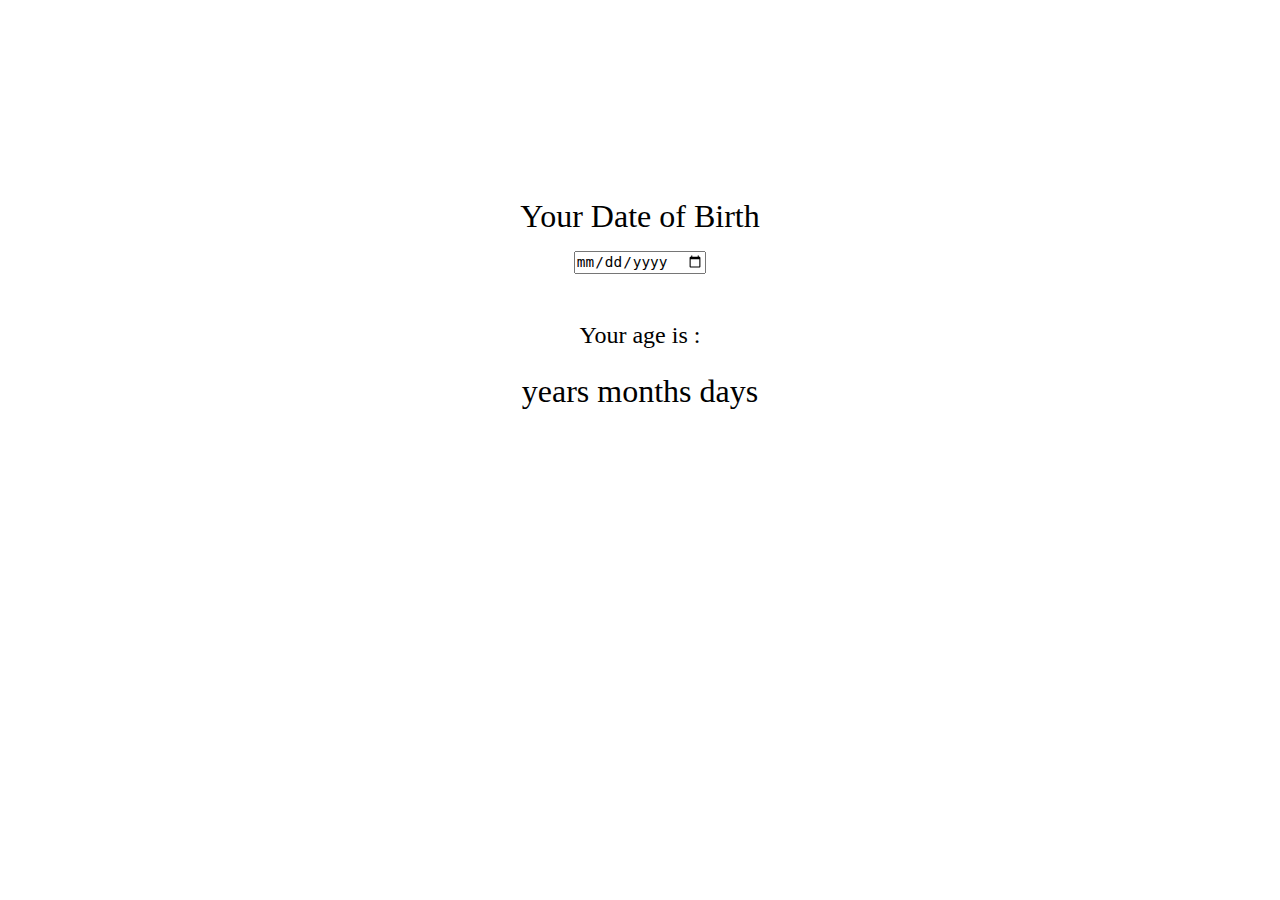
<file: Age-Calculator/index.html>
<!DOCTYPE html>
<html lang="en">
<head>
    <meta charset="UTF-8">
    <meta http-equiv="X-UA-Compatible" content="IE=edge">
    <meta name="viewport" content="width=device-width, initial-scale=1.0">
    <title>Age Calculator</title>
    <link rel="stylesheet" href="style.css">
</head>
<body>
    <div class="container">
        <label for="dob">Your Date of Birth</label>
        <input type="date" class="dob_name" id="dob">
        <p class="desc">Your age is :</p>
        <p class="age">
            <span id="years"></span> years
            <span id="months"></span> months
            <span id="days"></span> days
        </p>
        <p id="error">Welcome Time Traveler 🔮</p>
    </div>


    <script src="app.js"></script>
</body>
</html>
</file>
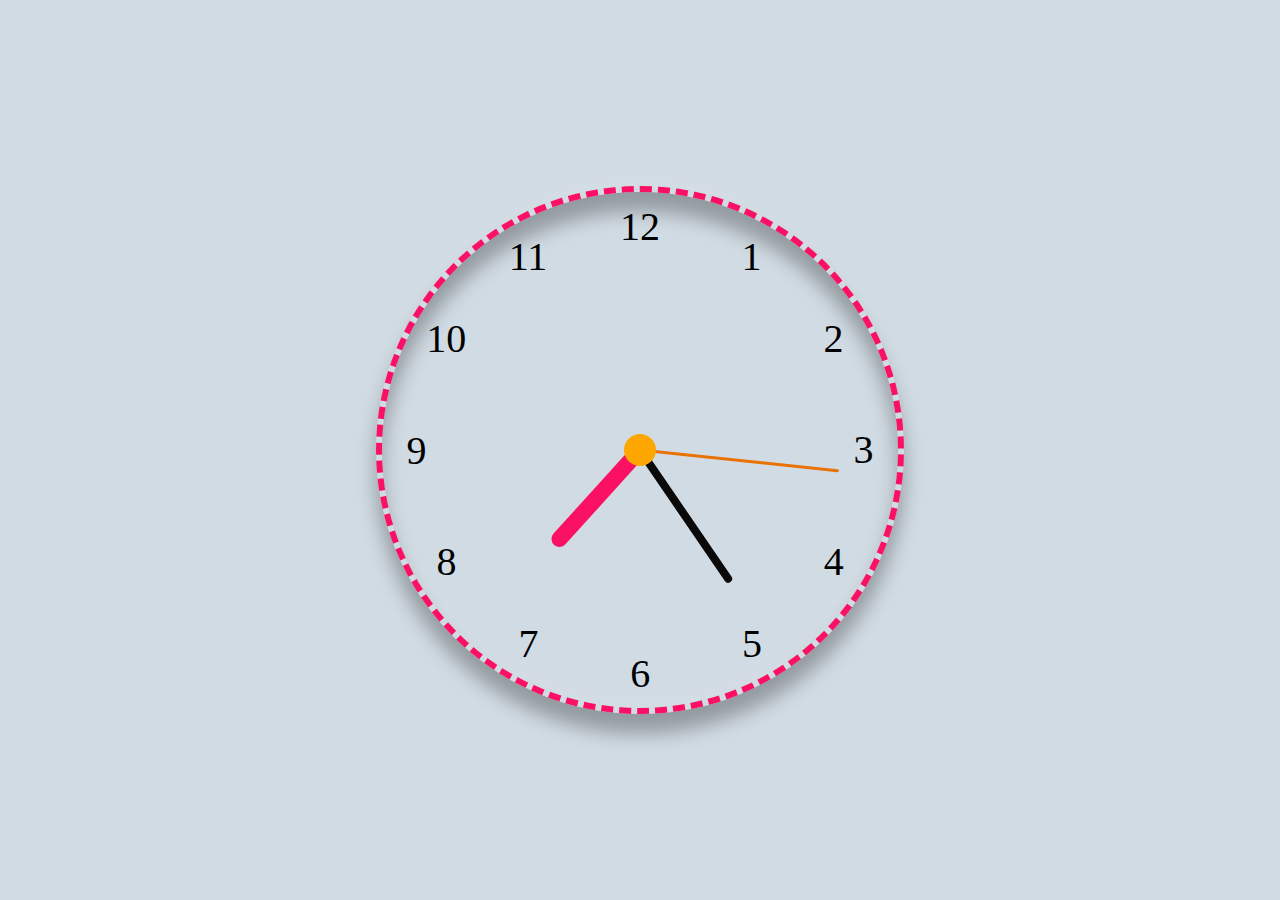
<file: Analog-Clock/index.html>
<!DOCTYPE html>
<html lang="en">
<head>
    <meta charset="UTF-8">
    <meta http-equiv="X-UA-Compatible" content="IE=edge">
    <meta name="viewport" content="width=device-width, initial-scale=1.0">
    <title>Analog Clock</title>
    <link rel="stylesheet" href="style.css">
</head>
<body>
    <div class="container">
        <div class="hand hour"></div>
        <div class="hand minute"></div>
        <div class="hand second"></div>

        <div class="number number1">
            <div class="undo">1</div>
        </div>
        <div class="number number2">
            <div class="undo">2</div>
        </div>
        <div class="number number3">
            <div class="undo">3</div>
        </div>
        <div class="number number4">
            <div class="undo">4</div>
        </div>
        <div class="number number5">
            <div class="undo">5</div>
        </div>
        <div class="number number6">
            <div class="undo">6</div>
        </div>
        <div class="number number7">
            <div class="undo">7</div>
        </div>
        <div class="number number8">
            <div class="undo">8</div>
        </div>
        <div class="number number9">
            <div class="undo">9</div>
        </div>
        <div class="number number10">
            <div class="undo">10</div>
        </div>
        <div class="number number11">
            <div class="undo">11</div>
        </div>
        <div class="number number12">12</div>
    </div>

    <script src="app.js"></script>
</body>
</html>
</file>
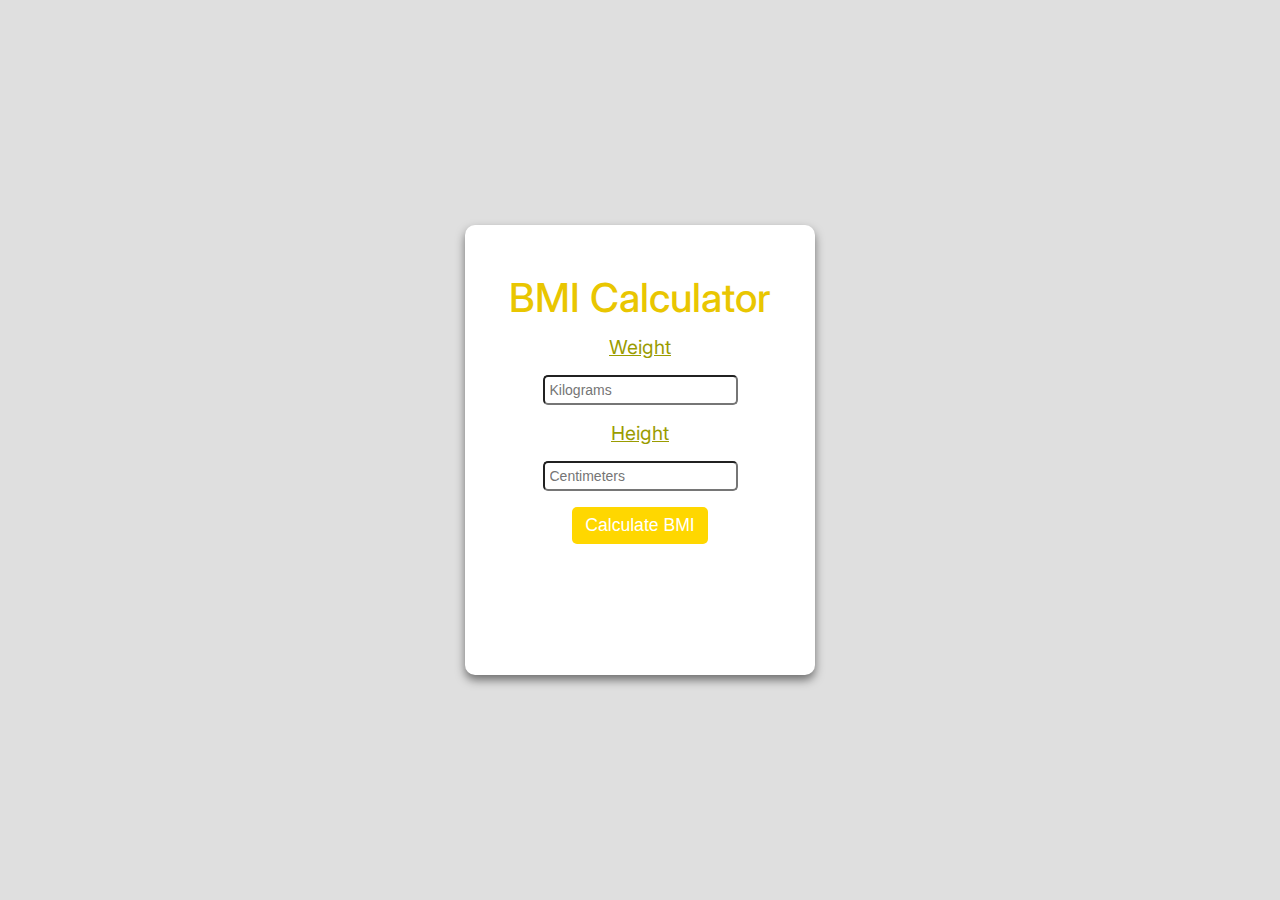
<file: BMI-Calculator/index.html>
<!DOCTYPE html>
<html lang="en">
<head>
    <meta charset="UTF-8">
    <meta http-equiv="X-UA-Compatible" content="IE=edge">
    <meta name="viewport" content="width=device-width, initial-scale=1.0">
    <title>BMI Calculator</title>
    <link rel="stylesheet" href="style.css">
</head>
<body>
    <div class="container">
        <h1>BMI Calculator</h1>
        <form >
            <label for="weight">Weight</label><br>
            <input type="number" id="weight" placeholder="Kilograms"><br>
            <label for="height">Height</label><br>
            <input type="number" id="height" placeholder="Centimeters">
        </form>
        <button class="btn" onclick="calculateBMI()">Calculate BMI</button>
        <div class="BMI-container">
            <p class="BMI-result"></p>
        </div>
        <p class="type"></p>
    </div>
    <script src="./app.js"></script>
</body>
</html>
</file>
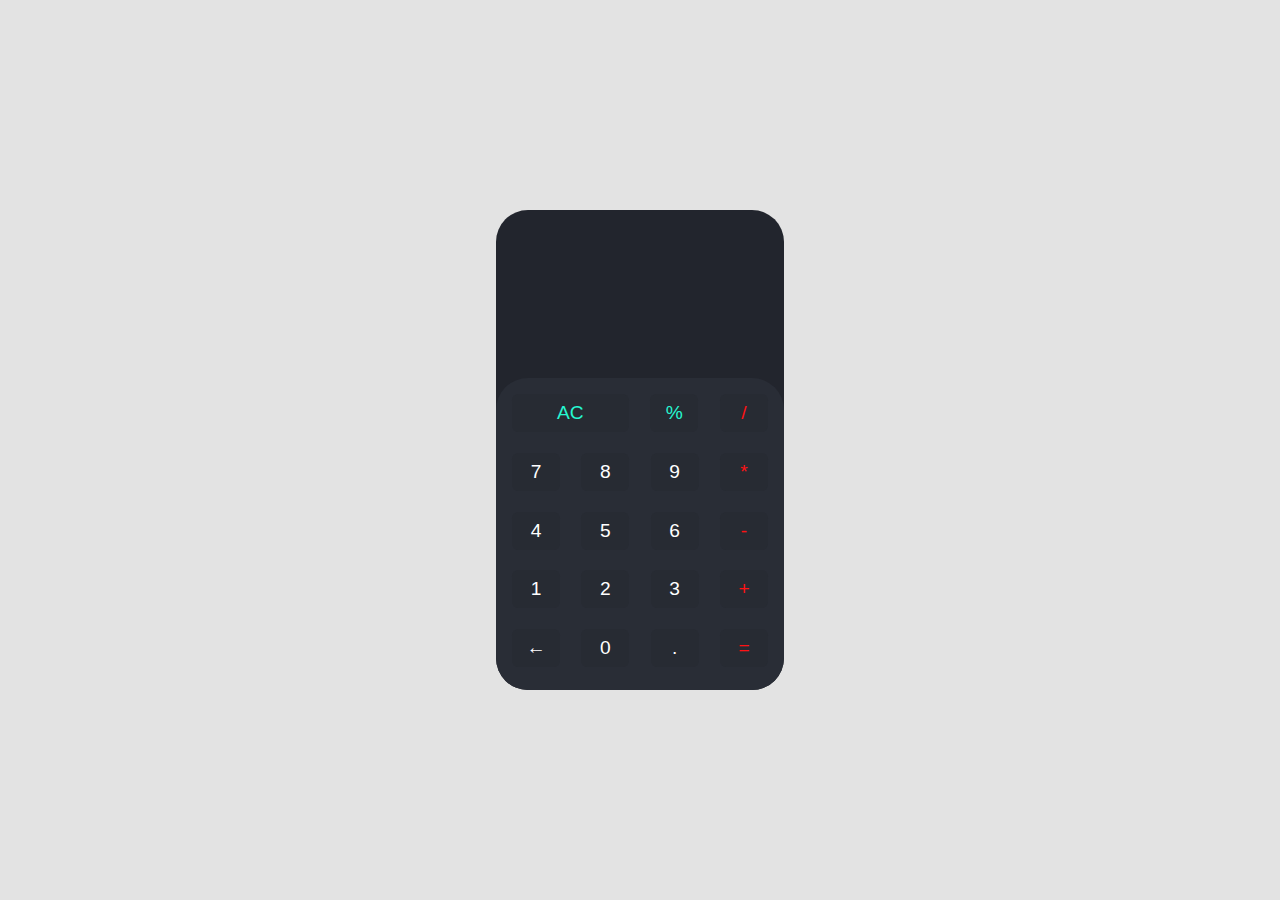
<file: Calculator/index.html>
<!DOCTYPE html>
<html lang="en">
<head>
    <meta charset="UTF-8">
    <meta http-equiv="X-UA-Compatible" content="IE=edge">
    <meta name="viewport" content="width=device-width, initial-scale=1.0">
    <title>Calculator</title>
    <link rel="stylesheet" href="style.css">
</head>
<body>
    <div class="container">
        <div class="display">
            <p data-calc class="calc"></p>
            <p data-result class="result"></p>
        </div>
        <div class="btn-controls">
            <div class="btn-row">
                <button data-operation="all-clear" class="btn-green clear btn">AC</button>
                <button data-operation="percentage" class="btn-green btn">%</button>
                <button data-operation="divide" class="btn-red btn">/</button>
            </div>
            <div class="btn-row">
                <button data-number class="btn">7</button>
                <button data-number class="btn">8</button>
                <button data-number class="btn">9</button>
                <button data-operation="multiply" class="btn-red btn">*</button>
            </div>
            <div class="btn-row">
                <button data-number class="btn">4</button>
                <button data-number class="btn">5</button>
                <button data-number class="btn">6</button>
                <button data-operation="minus" class="btn-red btn">-</button>
            </div>
            <div class="btn-row">
                <button data-number class="btn">1</button>
                <button data-number class="btn">2</button>
                <button data-number class="btn">3</button>
                <button data-operation="plus" class="btn-red btn">+</button>
            </div>
            <div class="btn-row">
                <button data-operation="back" class="btn">←</button>
                <button data-number class="btn">0</button>
                <button data-number class="btn">.</button>
                <button data-operation="equal" class="btn-red btn">=</button>
            </div>
        </div>
    </div>

    <script src="./app.js"></script>
</body>
</html>
</file>
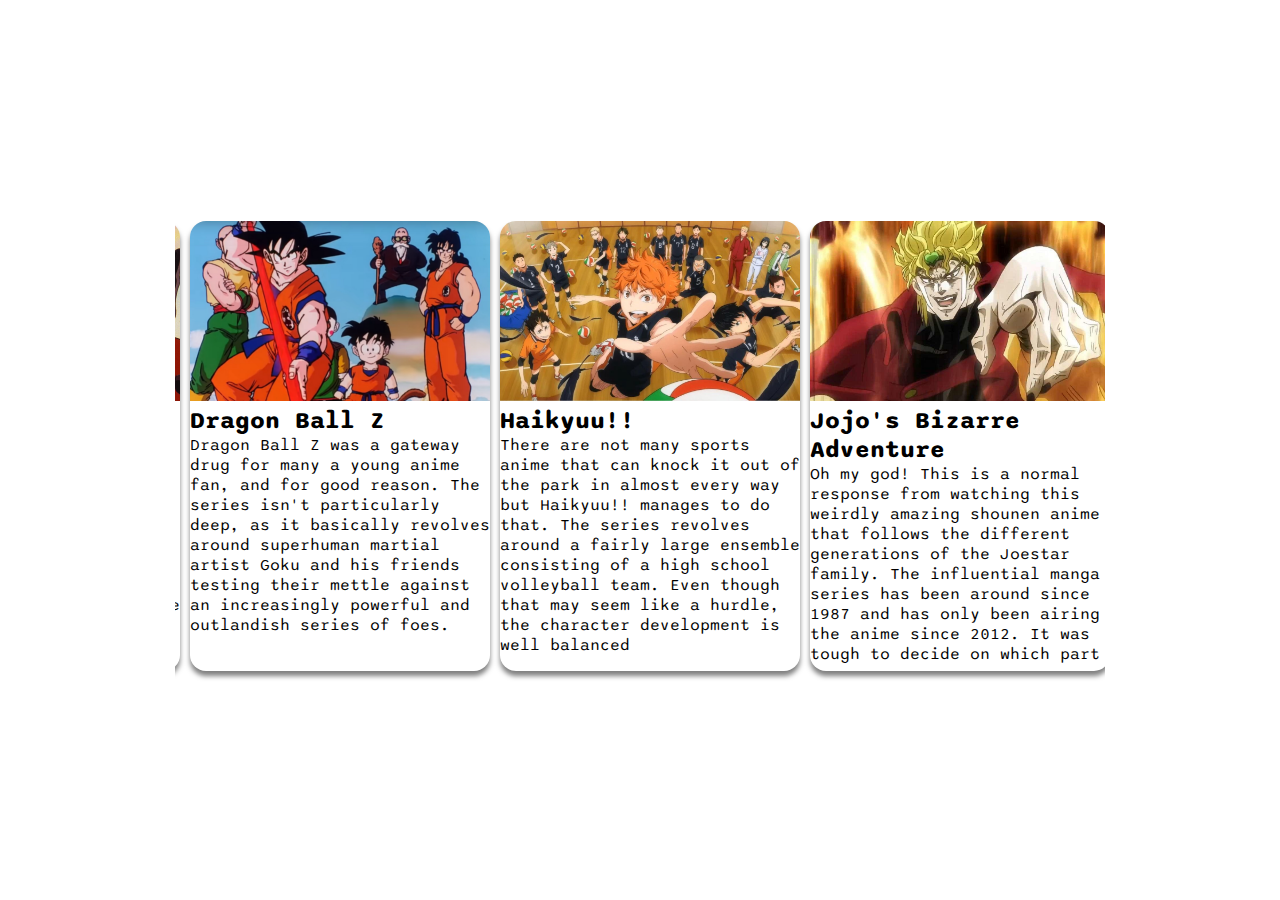
<file: Carousel/index.html>
<!DOCTYPE html>
<html lang="en">
<head>
    <meta charset="UTF-8">
    <meta http-equiv="X-UA-Compatible" content="IE=edge">
    <meta name="viewport" content="width=device-width, initial-scale=1.0">
    <title>Carousel slide</title>
    <link rel="stylesheet" href="style.css">
</head>
<body>
    <div class="container">
        <div class="slides">
            <div class="slide">
                <img src="img/dragon-ball-z.png" alt="">
                <h2>Dragon Ball Z</h2>
                <p>Dragon Ball Z was a gateway drug for many a young anime fan, and for good reason. The series isn't particularly deep, as it basically revolves around superhuman martial artist Goku and his friends testing their mettle against an increasingly powerful and outlandish series of foes. </p>
            </div>
            <div class="slide">
                <img src="img/haikyuu-1663869063445.jpeg" alt="">
                <h2>Haikyuu!!</h2>
                <p>There are not many sports anime that can knock it out of the park in almost every way but Haikyuu!! manages to do that. The series revolves around a fairly large ensemble consisting of a high school volleyball team. Even though that may seem like a hurdle, the character development is well balanced</p>
            </div>
            <div class="slide">
                <img src="img/jojo-dio-brando-cosplay-1241185-1663870114182.jpg" alt="">
                <h2>Jojo's Bizarre Adventure</h2>
                <p>Oh my god! This is a normal response from watching this weirdly amazing shounen anime that follows the different generations of the Joestar family. The influential manga series has been around since 1987 and has only been airing the anime since 2012. It was tough to decide on which part </p>
            </div>
            <div class="slide" >
                <img src="img/my-hero-academia-1574296568975-1663869878605.png" alt="">
                <h2>My Hero Academia</h2>
                <p>Superhero stories are a dime a dozen, but My Hero Academia offers a unique twist on the familiar genre by focusing on Izuku Midoriya, a hero who was born without powers (but is determined to save people regardless) in a world full of folks with abilities. Even after he earns the "quirk" he's always </p>
            </div>
            <div class="slide" id="5th-id">
                <img src="img/trigun-1663869114240.jpg" alt="">
                <h2>Trigun</h2>
                <p>Trigun is a classic late 90s sci-fi space Western taking place on a desert planet literally called, No Man's Land. The Protagonist, Vash the Stampede isn't your typical strong and stoic gunslinger. Rather he's a quirky goofy guy in an awesome red duster coat with a hyperactive pacifist streak.</p>
            </div>
        </div>
        <!-- <div class="slide-controls">
            <button class="prev-btn">&lt;</button>
            <button class="next-btn">&gt;</button>
        </div> -->
    </div>
    <script src="./app.js"></script>
</body>
</html>
</file>
<file: Age-Calculator/style.css>
* {
    margin: 0;
    padding: 0;
    box-sizing: border-box;
}

body {
    width: 100vw;
    display: flex;
    justify-content: center;
    align-items: center;
}

.container {
    width: 30rem;
    height: 40rem;
    display: flex;
    justify-content: center;
    flex-direction: column;
    align-items: center;
}

.container label {
    font-size: 2rem;
    margin-bottom: 1rem;
}

.container .dob_name {
    font-size: 0.9rem;
    margin-bottom: 3rem;
}
.container .desc {
    font-size: 1.5rem;
    margin-bottom: 1.5rem;
}

.container .age {
    font-size: 2rem;
    margin-bottom: 2rem;
}

#years, #months, #days {
    font-weight: bold;
}

.container #error {
    display: none;
    font-size: 3rem;
    text-align: center;
}
</file>
<file: Analog-Clock/style.css>
*{
    margin: 0;
    padding: 0;
    box-sizing: border-box;
}

body {
    background: #d1dbe3;
    min-height: 100vh;
    display: flex;
    justify-content: center;
    align-items: center;
}

.container {
    width: 33rem;
    height: 33rem;
    border: 0.4rem dashed #fb1163;
    position: relative;
    border-radius: 50%;
    box-shadow: 0 -1.2em 1.2em rgba(255, 255, 255, 0.06),
    inset 0 -1.2em 1.2em rgba(255, 255, 255, 0.06),
    0 1.2em 1.2em rgba(0, 0, 0, 0.3), inset 0 1.2em 1.2em rgba(0, 0, 0, 0.3);
}

.container .number {
    --rotateAngle: 0;
    position: absolute;
    width: 100%;
    height: 100%;
    text-align: center;
    transform: rotate(var(--rotateAngle));
    font-size: 2.5rem;
    padding: 0.7rem;
}
.container .number1 {
    --rotateAngle: 30deg;
}
.container .number2 {
    --rotateAngle: 60deg;
}
.container .number3 {
    --rotateAngle: 90deg;
}
.container .number4 {
    --rotateAngle: 120deg;
}
.container .number5 {
    --rotateAngle: 150deg;
}
.container .number6 {
    --rotateAngle: 180deg;
}
.container .number7 {
    --rotateAngle: 210deg;
}
.container .number8 {
    --rotateAngle: 240deg;
}
.container .number9 {
    --rotateAngle: 270deg;
}
.container .number10 {
    --rotateAngle: 300deg;
}
.container .number11 {
    --rotateAngle: 330deg;
}

.container .number .undo {
    --undoAngle: 0;
    transform: rotate(var(--undoAngle));
}


.container .number1 .undo{
    --undoAngle: -30deg;
}
.container .number2 .undo{
    --undoAngle: -60deg;
}
.container .number3 .undo{
    --undoAngle: -90deg;
}
.container .number4 .undo{
    --undoAngle: -120deg;
}
.container .number5 .undo{
    --undoAngle: -150deg;
}
.container .number6 .undo{
    --undoAngle: -180deg;
}
.container .number7 .undo{
    --undoAngle: -210deg;
}
.container .number8 .undo{
    --undoAngle: -240deg;
}
.container .number9 .undo{
    --undoAngle: -270deg;
}
.container .number10 .undo{
    --undoAngle: -300deg;
}
.container .number11 .undo{
    --undoAngle: -330deg;
}

.container .hand {
    background-color: black;
    width: 10px;
    height: 40px;
    position: absolute;
    bottom: 50%;
    left: 50%;
    /*transform: translateX(-50%); translate the object backwards 50% of its width*/
    transform-origin: bottom;
    z-index: 10; /*so that hand always comes on the top of numbers*/
    border-top-left-radius: 1rem;
    border-top-right-radius: 1rem;

} 

.container .hour {
    width: 1rem;
    height: 8rem;
    background-color: #fb1163;
}
.container .minute {
    width: 0.5rem;
    height: 10rem;
    background-color: #0a0a0a;
}
.container .second {
    width: 0.2rem;
    height: 12.5rem;
    background-color: #e97204;
}

.container::after {
    content: '';
    position: absolute;
    background: #fda700;
    width: 2rem;
    height: 2rem;
    border-radius: 50%;
    top: 50%;
    left: 50%;
    transform: translate(-50%, -50%);
    z-index: 11;
}
</file>
<file: BMI-Calculator/style.css>
@import url('https://fonts.googleapis.com/css2?family=Inter:wght@400;500;600;700&display=swap');


* {
    margin: 0;
    padding: 0;
    box-sizing: border-box;
}

body {
    font-family: 'Inter', sans-serif;
    height: 100vh;
    background-color: #dfdfdf;
    margin: 0 auto;
    display: flex;
    justify-content: center;
    align-items: center;

}

.container {
    width: 350px;
    height: 450px;
    display: flex;
    text-align: center;
    /* justify-content: center; */
    align-items: center;
    flex-direction: column;
    border-radius: 10px;
    background-color: #fff;
    box-shadow: 0 5px 10px rgba(0, 0, 0, 0.5);
    padding: 3rem 0;
}

.container h1 {
    font-size: 2.5rem;
    font-weight: 500;
    color: #e9c601;
    padding-bottom: 0.8rem;
}

.container form label{
    font-size: 1.2rem;
    color: #9a9c00;
    text-decoration: underline;
}

.container form input{
    padding: 5px;
    font-size: 14px;
    margin: 1rem 0;

    border-radius: 5px;
}
.container form input:focus{
    outline-style: outset;
    outline-color: #e9c601;
}

.btn {
    font-size: 1.1rem;
    padding: 0.5rem 0.8rem;
    background-color: #ffd700;
    color: #fff;
    border: none;
    outline: none;
    border-radius: 5px;
    transition: 0.4s ease-out;
    cursor: pointer;
    margin-bottom: 1rem;
}

.btn:hover {
    box-shadow: 0 2px 5px 0 rgb(233, 195, 25);
    background-color: #fde037;
    color: #b9b9b9;
}

.BMI-container p {
    margin-top: 0.5rem;
    font-size: 1.2rem;
    font-weight: 600;
}

.type {
    font-size: 1rem ;
    font-weight: 600;
    margin-top: 1rem;
}
</file>
<file: Calculator/style.css>
* {
    margin: 0;
    padding: 0;
    box-sizing: border-box;
}

:root {
    --bg : #22252d;
    --btn-bg : #272b33;
    --btn-green : #26f7d1;
    --btn-red : #ff1214;
    --controls-bg : #292d36;
}

body {
    min-height: 100vh;
    background-color: #e3e3e3;

    display: flex;
    justify-content: center;
    align-items: center;
    font-size: 14px;
}

.container {
    width: 18rem;
    height: 30rem;
    background: var(--bg);
    border-radius: 2rem;
}

.display {
    height: 35%;
    width: 100%;
    color: #fff;
    display: flex;
    justify-content: end;
    align-items: end;
    flex-direction: column;
    padding: 2rem;
    letter-spacing: 1.5px;
}

.calc {
    font-size: 1.2rem;
}

.result {
    font-size: 2rem;
    word-break: break-all;
    word-wrap: break-word;
}

.btn-controls {
    height: 65%;
    border-radius: 2rem;
    background-color: var(--controls-bg);
    padding: 1rem;
}

.btn-row {
    display: flex;
    justify-content: space-between;
}

button {
    background-color: var(--btn-bg);
    border: none;
    border-radius: 0.4rem;
    color: #fff;
    cursor: pointer;
    width: 3rem;
    font-size: 1.2rem;
    padding: .5rem;
    margin-bottom: 1.3rem;
    transition: background-color 0.4s ease;
}

button:hover,
button:active {
    background-color: var(--bg);
}

.btn-green {
    color: var(--btn-green);
}

.btn-green.clear {
    width: 7.3rem;
}

.btn-red {
    color: var(--btn-red);
}
</file>
<file: Carousel/style.css>
@import url('https://fonts.googleapis.com/css2?family=Rubik+Iso&family=Sono:wght@400;500;600&display=swap');

* {
    margin: 0;
    padding: 0;
    box-sizing: border-box;
}

body {
    font-family: 'Sono', sans-serif;
    height: 100vh;

    display: flex;
    justify-content: center;
    align-items: center;
    
}

.container {
    width: 930px;
    height: 500px;
    margin: 0 auto;
    position: relative;
    overflow: hidden;
}

.slides {
    width: 100%;
    display: flex;
    justify-content: space-between;
    padding: 1rem 0;
    
}

.slide {
    min-width: 300px;
    height: 450px;
    margin: 5px;
    background: #ffffff;
    border-radius: 1rem;
    box-shadow: 0 5px 5px rgba(0, 0, 0, 0.5);
    position: relative;
}

img {
    width: 100%;
    height: 180px;
    object-fit: cover;
    border-top-right-radius: inherit; border-top-left-radius: inherit;
}

.slide-controls {
    width: 100%;
    position: absolute;
    top: 50%;
    transform: translateY(-50%);
    display: flex;
    justify-content: space-between;
    align-items: center;

}

button {
    background: #ffd700;
    border-radius: 5px;
    border: none;
    color: rgba(0, 0, 0, 0.3);
    font-size: 35px;
    padding: 0 5px;
    transition: 0.4s all;
    cursor: pointer;
}

button:hover {
    background: #eedd80;
    color: #000;
}
.prev-btn {
    margin-left: -40px;
}

.next-btn {
    margin-right: -30px;
}
</file>
